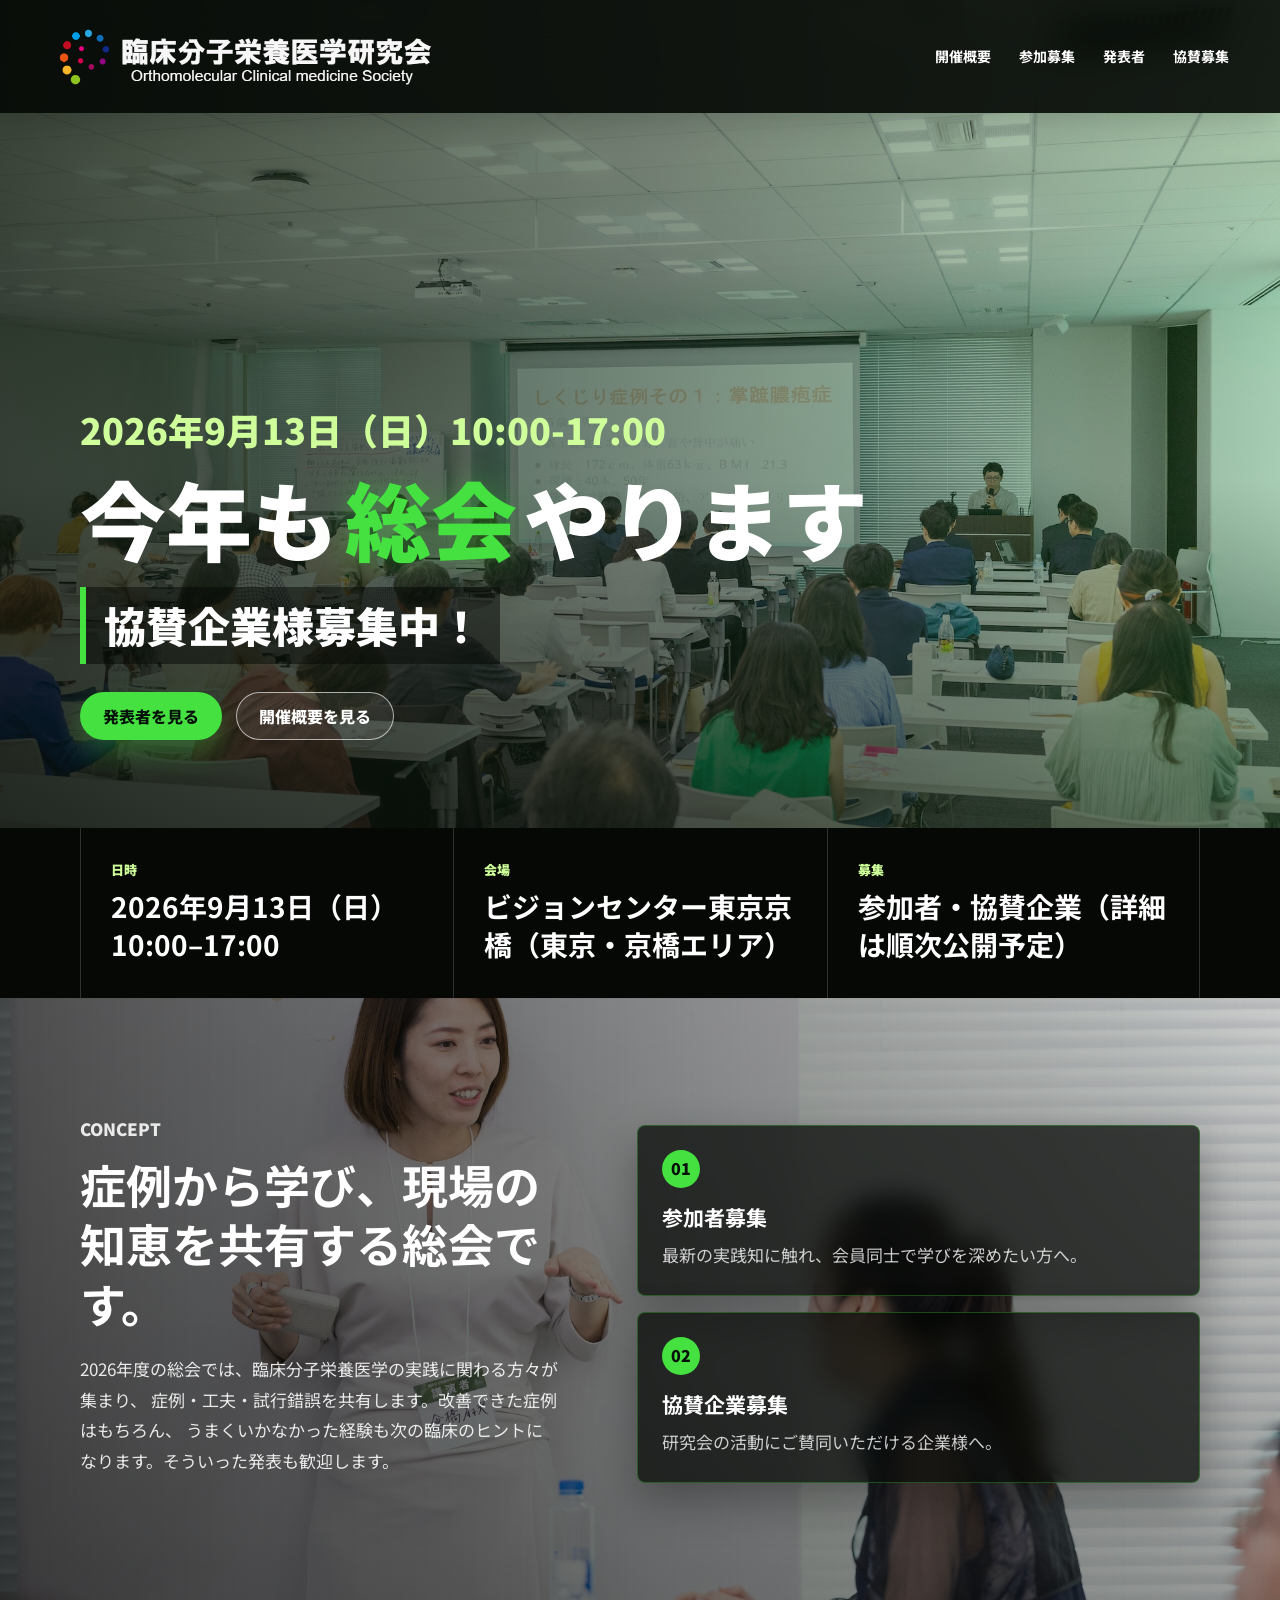
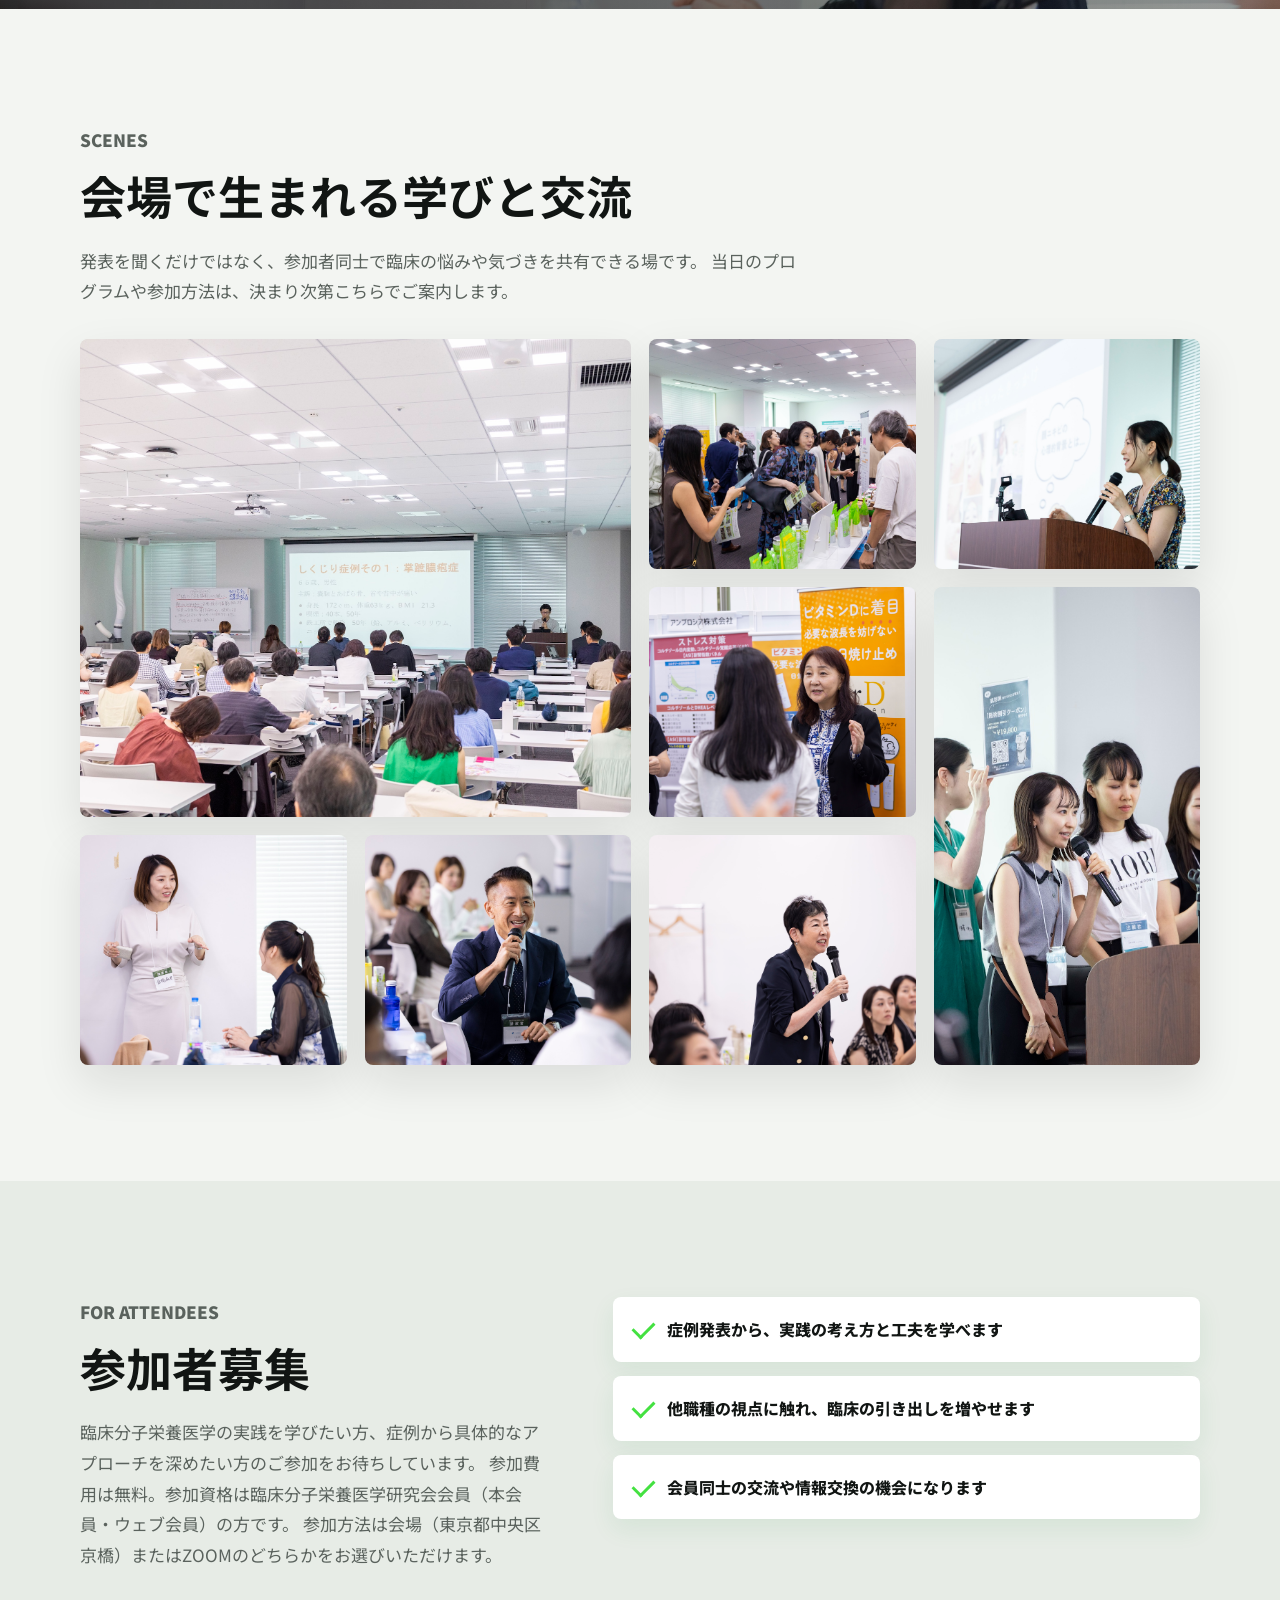
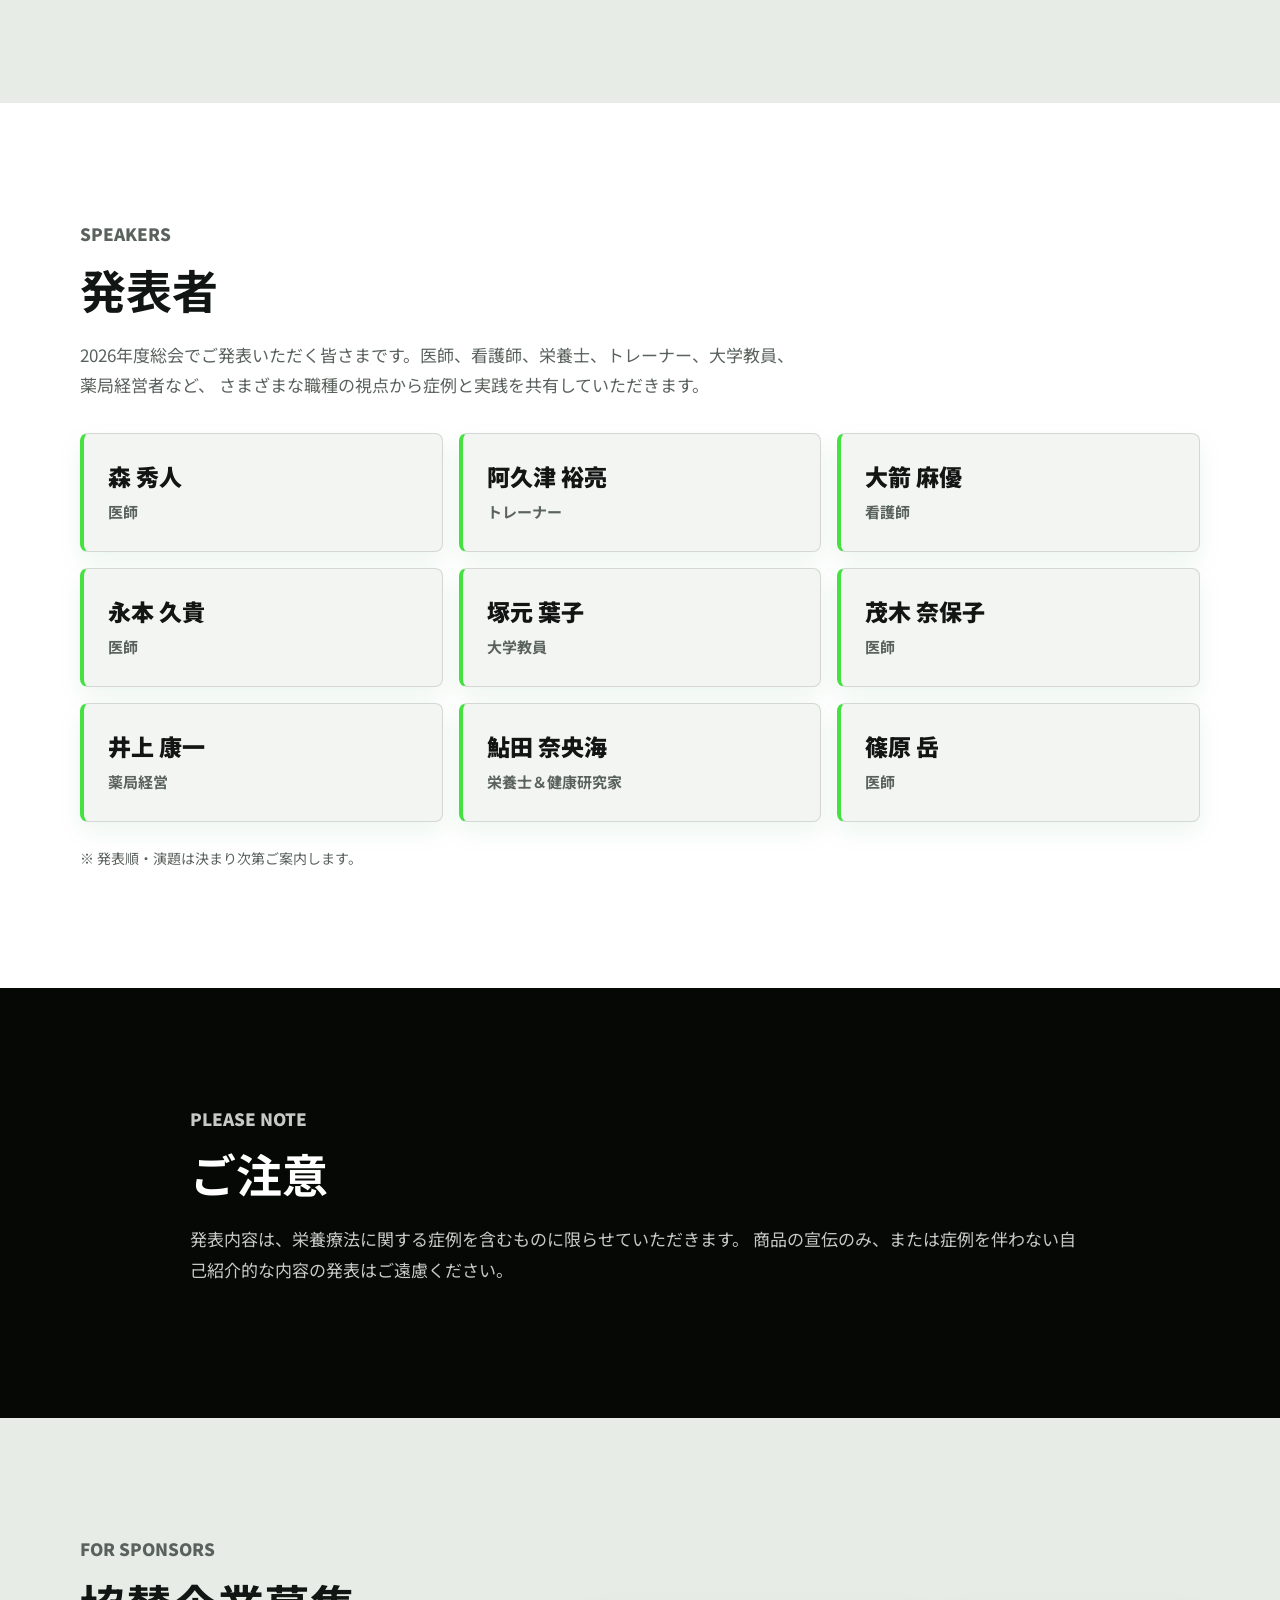
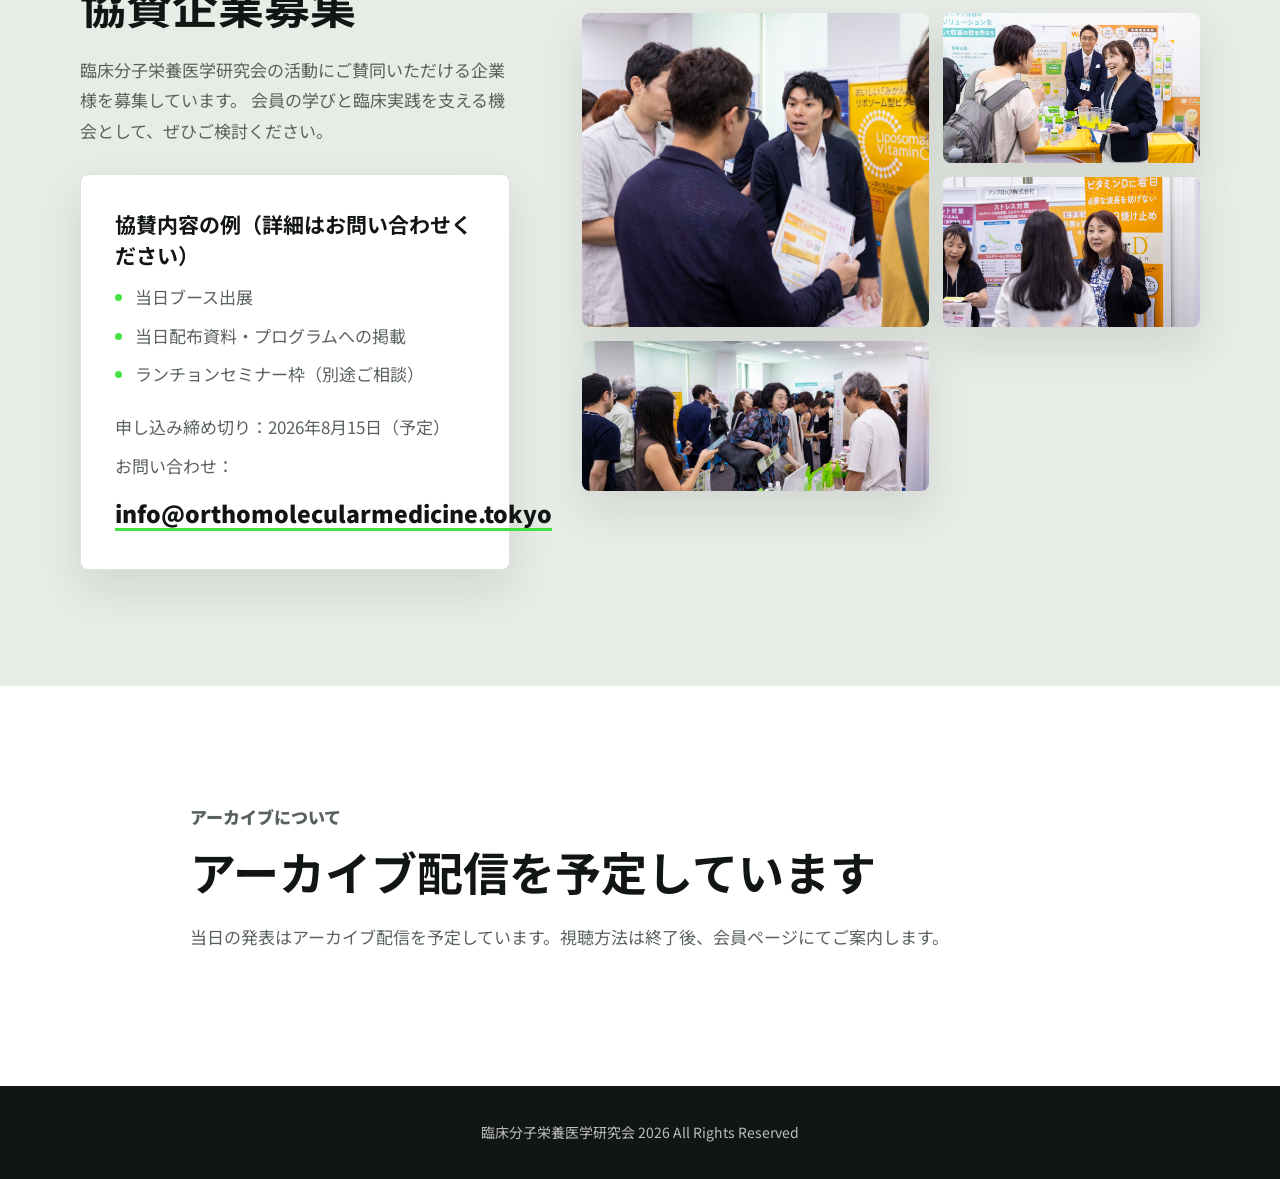
<file: index.html>
<!doctype html>
<html lang="ja">
  <head>
    <meta charset="utf-8">
    <meta name="viewport" content="width=device-width, initial-scale=1">
    <meta name="description" content="臨床分子栄養医学研究会 2026年度総会のお知らせ。2026年9月13日、ビジョンセンター東京京橋にて開催。参加者、協賛企業を募集しています。">
    <meta property="og:title" content="臨床分子栄養医学研究会 2026年度総会">
    <meta property="og:description" content="参加者、協賛企業を募集しています。2026年9月13日、ビジョンセンター東京京橋にて開催。">
    <meta property="og:type" content="website">
    <title>臨床分子栄養医学研究会 2026年度総会</title>
    <link rel="preconnect" href="https://fonts.googleapis.com">
    <link rel="preconnect" href="https://fonts.gstatic.com" crossorigin>
    <link href="https://fonts.googleapis.com/css2?family=Noto+Sans+JP:wght@400;500;700;900&family=Zen+Old+Mincho:wght@700&display=swap" rel="stylesheet">
    <link rel="stylesheet" href="styles.css">
  </head>
  <body>
    <header class="site-header" aria-label="ページ上部">
      <a class="brand" href="#top" aria-label="臨床分子栄養医学研究会">
        <img src="assets/logo-white.png" alt="臨床分子栄養医学研究会 Orthomolecular Clinical medicine Society">
      </a>
      <nav class="nav" aria-label="ページ内メニュー">
        <a href="#overview">開催概要</a>
        <a href="#join">参加募集</a>
        <a href="#speakers">発表者</a>
        <a href="#sponsor">協賛募集</a>
      </nav>
    </header>

    <main id="top">
      <section class="hero">
        <div class="hero-media" aria-hidden="true">
          <div class="slide slide-a"></div>
          <div class="slide slide-b"></div>
          <div class="slide slide-c"></div>
          <div class="slide slide-d"></div>
        </div>
        <div class="hero-overlay"></div>
        <div class="hero-inner">
          <p class="eyebrow hero-date">2026年9月13日（日）10:00-17:00</p>
          <h1>今年も<span class="hero-title-accent">総会</span>やります</h1>
          <p class="lead hero-callout">協賛企業様募集中！</p>
          <div class="hero-actions" aria-label="主要アクション">
            <a class="button primary" href="#speakers">発表者を見る</a>
            <a class="button secondary" href="#overview">開催概要を見る</a>
          </div>
        </div>
      </section>

      <section id="overview" class="details-band">
        <div class="section-inner details-grid">
          <div class="detail-item">
            <span class="label">日時</span>
            <strong>2026年9月13日（日）10:00–17:00</strong>
          </div>
          <div class="detail-item">
            <span class="label">会場</span>
            <strong>ビジョンセンター東京京橋（東京・京橋エリア）</strong>
          </div>
          <div class="detail-item">
            <span class="label">募集</span>
            <strong>参加者・協賛企業（詳細は順次公開予定）</strong>
          </div>
        </div>
      </section>

      <section class="section intro-section">
        <div class="section-inner split">
          <div>
            <p class="section-kicker">Concept</p>
            <h2>症例から学び、現場の知恵を共有する総会です。</h2>
            <p>
              2026年度の総会では、臨床分子栄養医学の実践に関わる方々が集まり、
              症例・工夫・試行錯誤を共有します。改善できた症例はもちろん、
              うまくいかなかった経験も次の臨床のヒントになります。そういった発表も歓迎します。
            </p>
          </div>
          <div class="purpose-grid" aria-label="総会で募集する内容">
            <article class="purpose-card">
              <span>01</span>
              <h3>参加者募集</h3>
              <p>最新の実践知に触れ、会員同士で学びを深めたい方へ。</p>
            </article>
            <article class="purpose-card">
              <span>02</span>
              <h3>協賛企業募集</h3>
              <p>研究会の活動にご賛同いただける企業様へ。</p>
            </article>
          </div>
        </div>
      </section>

      <section class="section photo-section">
        <div class="section-inner">
          <div class="section-heading">
            <p class="section-kicker">Scenes</p>
            <h2>会場で生まれる学びと交流</h2>
            <p>
              発表を聞くだけではなく、参加者同士で臨床の悩みや気づきを共有できる場です。
              当日のプログラムや参加方法は、決まり次第こちらでご案内します。
            </p>
          </div>
          <div class="photo-grid" aria-label="総会の開催風景">
            <figure class="photo-card photo-wide">
              <img src="assets/soukai-2025-0126.jpg" alt="総会で参加者が症例発表を聴講している会場風景">
            </figure>
            <figure class="photo-card">
              <img src="assets/soukai-2025-0381.jpg" alt="協賛企業ブースで参加者が説明を聞いている様子">
            </figure>
            <figure class="photo-card">
              <img src="assets/soukai-2025-0448.jpg" alt="登壇者がマイクを持って症例発表をしている様子">
            </figure>
            <figure class="photo-card">
              <img src="assets/soukai-2025-0402.jpg" alt="協賛企業ブースで参加者と企業担当者が交流している様子">
            </figure>
            <figure class="photo-card photo-tall">
              <img src="assets/soukai-2025-0755.jpg" alt="登壇者が協賛企業の紹介をしている様子">
            </figure>
            <figure class="photo-card">
              <img src="assets/soukai-2025-1251.jpg" alt="講演者が参加者と対話している様子">
            </figure>
            <figure class="photo-card">
              <img src="assets/soukai-2025-1359.jpg" alt="参加者がマイクを持って発言している様子">
            </figure>
            <figure class="photo-card">
              <img src="assets/soukai-2025-1542.jpg" alt="参加者が会場で質問している様子">
            </figure>
          </div>
        </div>
      </section>

      <section id="join" class="section audience-band">
        <div class="section-inner audience">
          <div>
            <p class="section-kicker">For Attendees</p>
            <h2>参加者募集</h2>
            <p>
              臨床分子栄養医学の実践を学びたい方、症例から具体的なアプローチを深めたい方のご参加をお待ちしています。
              参加費用は無料。参加資格は臨床分子栄養医学研究会会員（本会員・ウェブ会員）の方です。
              参加方法は会場（東京都中央区京橋）またはZOOMのどちらかをお選びいただけます。
            </p>
          </div>
          <ul class="check-list">
            <li>症例発表から、実践の考え方と工夫を学べます</li>
            <li>他職種の視点に触れ、臨床の引き出しを増やせます</li>
            <li>会員同士の交流や情報交換の機会になります</li>
          </ul>
        </div>
      </section>

      <section id="speakers" class="section speakers-section">
        <div class="section-inner">
          <div class="section-heading">
            <p class="section-kicker">Speakers</p>
            <h2>発表者</h2>
            <p>
              2026年度総会でご発表いただく皆さまです。医師、看護師、栄養士、トレーナー、大学教員、薬局経営者など、
              さまざまな職種の視点から症例と実践を共有していただきます。
            </p>
          </div>
          <ul class="speaker-list" aria-label="発表者一覧">
            <li class="speaker-card">
              <p class="speaker-name">森 秀人</p>
              <p class="speaker-role">医師</p>
            </li>
            <li class="speaker-card">
              <p class="speaker-name">阿久津 裕亮</p>
              <p class="speaker-role">トレーナー</p>
            </li>
            <li class="speaker-card">
              <p class="speaker-name">大箭 麻優</p>
              <p class="speaker-role">看護師</p>
            </li>
            <li class="speaker-card">
              <p class="speaker-name">永本 久貴</p>
              <p class="speaker-role">医師</p>
            </li>
            <li class="speaker-card">
              <p class="speaker-name">塚元 葉子</p>
              <p class="speaker-role">大学教員</p>
            </li>
            <li class="speaker-card">
              <p class="speaker-name">茂木 奈保子</p>
              <p class="speaker-role">医師</p>
            </li>
            <li class="speaker-card">
              <p class="speaker-name">井上 康一</p>
              <p class="speaker-role">薬局経営</p>
            </li>
            <li class="speaker-card">
              <p class="speaker-name">鮎田 奈央海</p>
              <p class="speaker-role">栄養士＆健康研究家</p>
            </li>
            <li class="speaker-card">
              <p class="speaker-name">篠原 岳</p>
              <p class="speaker-role">医師</p>
            </li>
          </ul>
          <p class="speakers-note">※ 発表順・演題は決まり次第ご案内します。</p>
        </div>
      </section>

      <section class="section caution-band">
        <div class="section-inner caution">
          <p class="section-kicker">Please Note</p>
          <h2>ご注意</h2>
          <p>
            発表内容は、栄養療法に関する症例を含むものに限らせていただきます。
            商品の宣伝のみ、または症例を伴わない自己紹介的な内容の発表はご遠慮ください。
          </p>
        </div>
      </section>

      <section id="sponsor" class="section sponsor-section">
        <div class="section-inner sponsor-layout">
          <div class="sponsor-copy">
            <p class="section-kicker">For Sponsors</p>
            <h2>協賛企業募集</h2>
            <p>
              臨床分子栄養医学研究会の活動にご賛同いただける企業様を募集しています。
              会員の学びと臨床実践を支える機会として、ぜひご検討ください。
            </p>
            <div class="sponsor-box">
              <h3>協賛内容の例（詳細はお問い合わせください）</h3>
              <ul class="sponsor-list">
                <li>当日ブース出展</li>
                <li>当日配布資料・プログラムへの掲載</li>
                <li>ランチョンセミナー枠（別途ご相談）</li>
              </ul>
              <p>申し込み締め切り：2026年8月15日（予定）</p>
              <p>お問い合わせ：</p>
              <a class="mail-link" href="mailto:info@orthomolecularmedicine.tokyo">info@orthomolecularmedicine.tokyo</a>
            </div>
          </div>
          <div class="sponsor-gallery" aria-label="協賛企業ブースの様子">
            <figure class="sponsor-photo sponsor-photo-wide">
              <img src="assets/sponsor-0412.jpg" alt="協賛企業ブースで参加者が説明を聞いている様子">
            </figure>
            <figure class="sponsor-photo">
              <img src="assets/sponsor-0389.jpg" alt="協賛企業ブースで試飲をしながら交流している様子">
            </figure>
            <figure class="sponsor-photo">
              <img src="assets/sponsor-0402.jpg" alt="協賛企業ブースで参加者と企業担当者が話している様子">
            </figure>
            <figure class="sponsor-photo">
              <img src="assets/sponsor-0381.jpg" alt="協賛企業ブースに多くの参加者が集まっている様子">
            </figure>
          </div>
        </div>
      </section>

      <section class="section archive-section">
        <div class="section-inner archive">
          <p class="section-kicker">アーカイブについて</p>
          <h2>アーカイブ配信を予定しています</h2>
          <p>
            当日の発表はアーカイブ配信を予定しています。視聴方法は終了後、会員ページにてご案内します。
          </p>
        </div>
      </section>
    </main>

    <footer class="footer">
      <p>臨床分子栄養医学研究会 2026 All Rights Reserved</p>
    </footer>

    <script src="script.js"></script>
  </body>
</html>
</file>
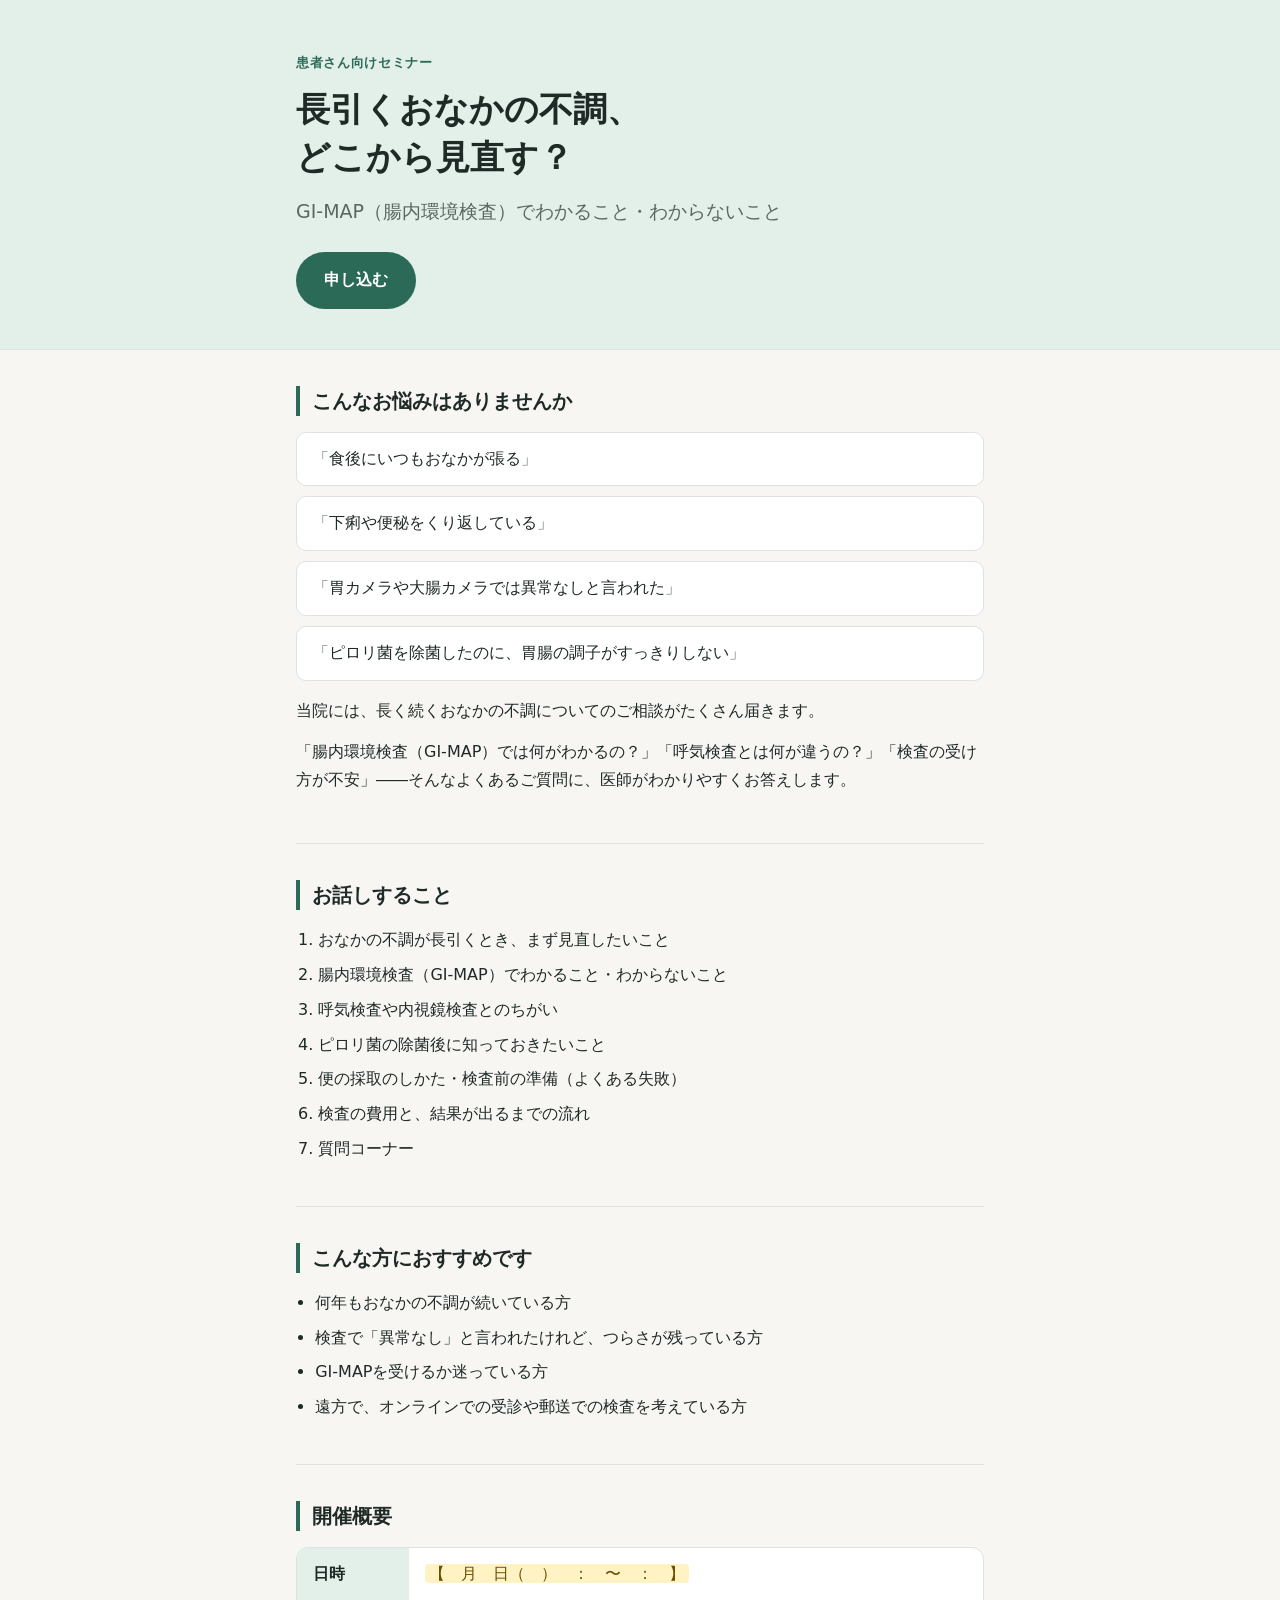
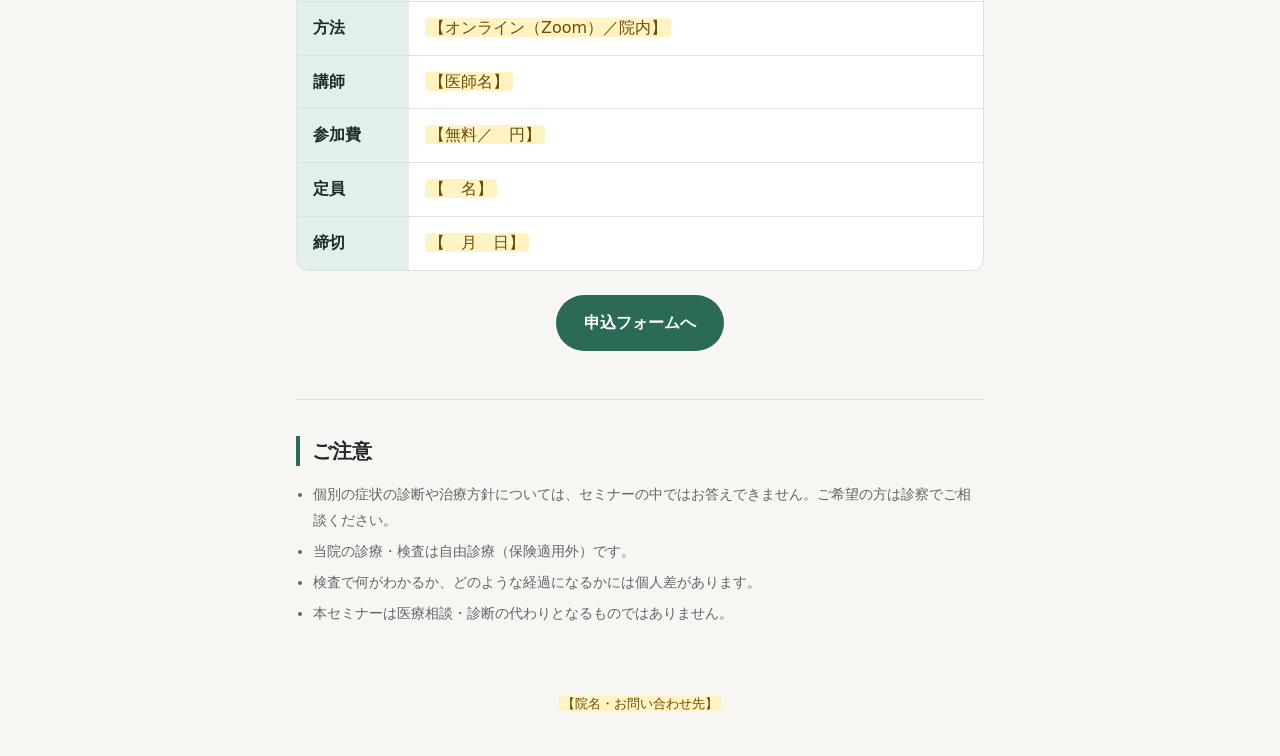
<file: seminar/gimap/index.html>
<!doctype html>
<html lang="ja">
<head>
<meta charset="utf-8">
<meta name="viewport" content="width=device-width,initial-scale=1,viewport-fit=cover">
<!-- 下書きの間は検索に出さない。日時などを埋めて医師の確認が済んだら、この行を消す -->
<meta name="robots" content="noindex,nofollow">
<title>おなかの不調セミナー</title>
<meta name="description" content="長引くおなかの不調、どこから見直す？ GI-MAP（腸内環境検査）でわかること・わからないことを医師がお話しする患者さん向けセミナーです。">
<style>
:root{
  --bg:#f7f6f2;--surface:#ffffff;--fg:#1f2a27;--muted:#5a6863;--line:#dde3df;
  --accent:#2c6a58;--accent-soft:#e3efe9;--on-accent:#ffffff;--todo:#fff3c4;--todo-fg:#6b4e00;
  color-scheme:light;
}
@media (prefers-color-scheme:dark){
  :root:not([data-theme="light"]){
    --bg:#111715;--surface:#18201d;--fg:#e4ece8;--muted:#9fb0aa;--line:#2b3632;
    --accent:#7cc4ad;--accent-soft:#1f2e29;--on-accent:#0f1513;--todo:#3a3112;--todo-fg:#f3d98a;
    color-scheme:dark;
  }
}
:root[data-theme="dark"]{
  --bg:#111715;--surface:#18201d;--fg:#e4ece8;--muted:#9fb0aa;--line:#2b3632;
  --accent:#7cc4ad;--accent-soft:#1f2e29;--on-accent:#0f1513;--todo:#3a3112;--todo-fg:#f3d98a;
  color-scheme:dark;
}
*{box-sizing:border-box}
body{margin:0;background:var(--bg);color:var(--fg);
  font-family:"Hiragino Sans","Hiragino Kaku Gothic ProN","Yu Gothic","Noto Sans JP",system-ui,sans-serif;
  line-height:1.8;font-size:16px;-webkit-text-size-adjust:100%}
.wrap{max-width:720px;margin:0 auto;padding:0 16px}
header.hero{background:var(--accent-soft);border-bottom:1px solid var(--line);padding:48px 0 40px}
.eyebrow{display:inline-block;font-size:13px;font-weight:700;color:var(--accent);letter-spacing:.05em;margin-bottom:12px}
h1{font-size:clamp(24px,6vw,34px);line-height:1.4;margin:0 0 12px;text-wrap:balance}
.sub{font-size:clamp(16px,4vw,19px);color:var(--muted);margin:0 0 24px;text-wrap:balance}
.cta{display:inline-block;background:var(--accent);color:var(--on-accent);text-decoration:none;font-weight:700;
  padding:14px 28px;border-radius:999px;font-size:16px}
.cta:focus-visible{outline:3px solid var(--fg);outline-offset:3px}
main section{padding:36px 0;border-bottom:1px solid var(--line)}
main section:last-child{border-bottom:0}
h2{font-size:20px;margin:0 0 16px;padding-left:12px;border-left:4px solid var(--accent);line-height:1.5}
p{margin:0 0 12px}
.worries{list-style:none;padding:0;margin:0 0 16px;display:grid;gap:10px}
.worries li{background:var(--surface);border:1px solid var(--line);border-radius:10px;padding:12px 16px}
.worries li::before{content:"「";color:var(--muted)}
.worries li::after{content:"」";color:var(--muted)}
ol.topics{margin:0;padding-left:1.4em}
ol.topics li{margin-bottom:6px}
ul.for{margin:0;padding-left:1.2em}
ul.for li{margin-bottom:6px}
dl.info{margin:0;background:var(--surface);border:1px solid var(--line);border-radius:12px;overflow:hidden}
dl.info div{display:grid;grid-template-columns:7em 1fr;border-bottom:1px solid var(--line)}
dl.info div:last-child{border-bottom:0}
dl.info dt{font-weight:700;padding:12px 16px;background:var(--accent-soft)}
dl.info dd{margin:0;padding:12px 16px;overflow-wrap:anywhere}
.todo{background:var(--todo);color:var(--todo-fg);border-radius:4px;padding:0 4px}
.center{text-align:center;margin-top:24px}
.notes{font-size:14px;color:var(--muted);padding-left:1.2em;margin:0}
.notes li{margin-bottom:6px}
footer{padding:24px 0 40px;font-size:13px;color:var(--muted);text-align:center}
@media (max-width:480px){dl.info div{grid-template-columns:1fr}dl.info dt{padding-bottom:4px}dl.info dd{padding-top:4px}}
</style>
</head>
<body>
<header class="hero">
  <div class="wrap">
    <span class="eyebrow">患者さん向けセミナー</span>
    <h1>長引くおなかの不調、<br>どこから見直す？</h1>
    <p class="sub">GI-MAP（腸内環境検査）でわかること・わからないこと</p>
    <a class="cta" href="#apply">申し込む</a>
  </div>
</header>

<main class="wrap">
  <section>
    <h2>こんなお悩みはありませんか</h2>
    <ul class="worries">
      <li>食後にいつもおなかが張る</li>
      <li>下痢や便秘をくり返している</li>
      <li>胃カメラや大腸カメラでは異常なしと言われた</li>
      <li>ピロリ菌を除菌したのに、胃腸の調子がすっきりしない</li>
    </ul>
    <p>当院には、長く続くおなかの不調についてのご相談がたくさん届きます。</p>
    <p>「腸内環境検査（GI-MAP）では何がわかるの？」「呼気検査とは何が違うの？」「検査の受け方が不安」――そんなよくあるご質問に、医師がわかりやすくお答えします。</p>
  </section>

  <section>
    <h2>お話しすること</h2>
    <ol class="topics">
      <li>おなかの不調が長引くとき、まず見直したいこと</li>
      <li>腸内環境検査（GI-MAP）でわかること・わからないこと</li>
      <li>呼気検査や内視鏡検査とのちがい</li>
      <li>ピロリ菌の除菌後に知っておきたいこと</li>
      <li>便の採取のしかた・検査前の準備（よくある失敗）</li>
      <li>検査の費用と、結果が出るまでの流れ</li>
      <li>質問コーナー</li>
    </ol>
  </section>

  <section>
    <h2>こんな方におすすめです</h2>
    <ul class="for">
      <li>何年もおなかの不調が続いている方</li>
      <li>検査で「異常なし」と言われたけれど、つらさが残っている方</li>
      <li>GI-MAPを受けるか迷っている方</li>
      <li>遠方で、オンラインでの受診や郵送での検査を考えている方</li>
    </ul>
  </section>

  <section id="apply">
    <h2>開催概要</h2>
    <dl class="info">
      <div><dt>日時</dt><dd><span class="todo">【　月　日（　）　：　〜　：　】</span></dd></div>
      <div><dt>方法</dt><dd><span class="todo">【オンライン（Zoom）／院内】</span></dd></div>
      <div><dt>講師</dt><dd><span class="todo">【医師名】</span></dd></div>
      <div><dt>参加費</dt><dd><span class="todo">【無料／　円】</span></dd></div>
      <div><dt>定員</dt><dd><span class="todo">【　名】</span></dd></div>
      <div><dt>締切</dt><dd><span class="todo">【　月　日】</span></dd></div>
    </dl>
    <p class="center">
      <!-- 申込フォームのURLを href に入れる -->
      <a class="cta" href="#" aria-disabled="true">申込フォームへ</a>
    </p>
  </section>

  <section>
    <h2>ご注意</h2>
    <ul class="notes">
      <li>個別の症状の診断や治療方針については、セミナーの中ではお答えできません。ご希望の方は診察でご相談ください。</li>
      <li>当院の診療・検査は自由診療（保険適用外）です。</li>
      <li>検査で何がわかるか、どのような経過になるかには個人差があります。</li>
      <li>本セミナーは医療相談・診断の代わりとなるものではありません。</li>
    </ul>
  </section>
</main>

<footer>
  <div class="wrap"><span class="todo">【院名・お問い合わせ先】</span></div>
</footer>
</body>
</html>
</file>
<file: styles.css>
:root {
  --base: #44e141;
  --ink: #111513;
  --muted: #5a625d;
  --paper: #f3f5f2;
  --mist: #e7ece6;
  --sage: #44e141;
  --deep: #050805;
  --gold: #44e141;
  --coral: #ff6b5b;
  --line: rgba(17, 21, 19, 0.13);
  --shadow: 0 18px 45px rgba(17, 21, 19, 0.1);
}

* {
  box-sizing: border-box;
}

html {
  scroll-behavior: smooth;
}

body {
  margin: 0;
  color: var(--ink);
  background: var(--paper);
  font-family: "Noto Sans JP", system-ui, sans-serif;
  line-height: 1.8;
}

a {
  color: inherit;
}

.site-header {
  position: fixed;
  z-index: 20;
  top: 0;
  left: 0;
  right: 0;
  display: flex;
  align-items: center;
  justify-content: space-between;
  gap: 24px;
  padding: 18px clamp(18px, 4vw, 56px);
  color: #fff;
  background: rgba(5, 8, 5, 0.9);
  box-shadow: 0 8px 30px rgba(0, 0, 0, 0.16);
  backdrop-filter: blur(16px);
  transition: background 0.25s ease, box-shadow 0.25s ease, color 0.25s ease;
}

.site-header.is-scrolled {
  color: #fff;
  background: rgba(5, 8, 5, 0.94);
  box-shadow: 0 8px 30px rgba(0, 0, 0, 0.18);
  backdrop-filter: blur(16px);
}

.brand {
  display: inline-flex;
  align-items: center;
  text-decoration: none;
}

.brand img {
  display: block;
  width: clamp(220px, 31vw, 430px);
  height: auto;
}

.nav {
  display: flex;
  gap: clamp(12px, 3vw, 28px);
  font-size: 14px;
  font-weight: 700;
}

.nav a {
  text-decoration: none;
}

.hero {
  position: relative;
  min-height: 92svh;
  display: grid;
  align-items: end;
  overflow: hidden;
  color: #fff;
}

.hero-media,
.hero-overlay {
  position: absolute;
  inset: 0;
}

.hero-media {
  background: #14351f;
}

.slide {
  position: absolute;
  inset: 0;
  opacity: 0;
  transform: scale(1.04);
  animation: fadeSlide 24s infinite;
  background-size: cover;
  background-position: center;
}

.slide-a {
  opacity: 1;
  background-image:
    linear-gradient(120deg, rgba(68, 225, 65, 0.22), rgba(20, 53, 31, 0.18)),
    url("assets/soukai-2025-0126.jpg");
}

.slide-b {
  animation-delay: 6s;
  background-image:
    linear-gradient(120deg, rgba(31, 143, 69, 0.3), rgba(16, 32, 20, 0.18)),
    url("assets/soukai-2025-0381.jpg");
}

.slide-c {
  animation-delay: 12s;
  background-image:
    linear-gradient(120deg, rgba(68, 225, 65, 0.2), rgba(20, 53, 31, 0.22)),
    url("assets/soukai-2025-0448.jpg");
}

.slide-d {
  animation-delay: 18s;
  background-image:
    linear-gradient(120deg, rgba(31, 143, 69, 0.24), rgba(16, 32, 20, 0.2)),
    url("assets/soukai-2025-1359.jpg");
}

.hero-overlay {
  background:
    linear-gradient(90deg, rgba(5, 8, 5, 0.72), rgba(12, 19, 13, 0.42) 52%, rgba(68, 225, 65, 0.12)),
    linear-gradient(0deg, rgba(5, 8, 5, 0.5), transparent 42%);
}

.hero-inner {
  position: relative;
  z-index: 2;
  width: min(1120px, calc(100% - 36px));
  margin: 0 auto;
  padding: 140px 0 88px;
}

.eyebrow,
.section-kicker,
.label {
  font-size: 13px;
  font-weight: 900;
  text-transform: uppercase;
}

.eyebrow {
  color: #cfff9a;
}

.hero-date {
  max-width: 920px;
  margin-bottom: 18px;
  font-size: clamp(20px, 3.2vw, 36px);
  line-height: 1.35;
  letter-spacing: 0;
}

h1,
h2,
h3,
p {
  margin-top: 0;
}

h1 {
  max-width: 820px;
  margin-bottom: 22px;
  font-family: "Noto Sans JP", system-ui, sans-serif;
  font-weight: 900;
  font-size: clamp(42px, 7vw, 86px);
  line-height: 1.08;
}

.hero-title-accent {
  display: inline-block;
  margin: 0 0.08em;
  color: var(--base);
  text-shadow: 0 0 28px rgba(68, 225, 65, 0.35);
}

h2 {
  margin-bottom: 20px;
  font-size: clamp(28px, 4vw, 46px);
  line-height: 1.3;
}

h3 {
  margin-bottom: 12px;
  font-size: 21px;
  line-height: 1.45;
}

.lead {
  max-width: 720px;
  font-size: clamp(17px, 2.3vw, 22px);
  font-weight: 500;
}

.hero-callout {
  display: inline-block;
  max-width: 900px;
  margin-bottom: 28px;
  padding: 10px 18px;
  border-left: 6px solid var(--base);
  color: #fff;
  background: rgba(5, 8, 5, 0.5);
  font-size: clamp(24px, 4vw, 42px);
  font-weight: 900;
  line-height: 1.35;
}

.hero-actions,
.entry {
  display: flex;
  align-items: center;
  gap: 14px;
  flex-wrap: wrap;
}

.button {
  display: inline-flex;
  align-items: center;
  justify-content: center;
  min-height: 48px;
  padding: 12px 22px;
  border: 1px solid transparent;
  border-radius: 999px;
  font-weight: 800;
  text-decoration: none;
  line-height: 1.4;
  transition: transform 0.2s ease, box-shadow 0.2s ease, background 0.2s ease;
}

.button:hover {
  transform: translateY(-2px);
}

.button.primary {
  color: #051008;
  background: var(--base);
  box-shadow: 0 14px 28px rgba(68, 225, 65, 0.28);
}

.button.secondary {
  color: #fff;
  border-color: rgba(255, 255, 255, 0.62);
  background: rgba(255, 255, 255, 0.08);
}

.button.secondary.dark {
  color: var(--ink);
  border-color: rgba(68, 225, 65, 0.52);
  background: rgba(68, 225, 65, 0.16);
}

.button.large {
  min-width: 240px;
  min-height: 58px;
  font-size: 17px;
}

.section {
  padding: clamp(72px, 10vw, 116px) 0;
}

.section-inner {
  width: min(1120px, calc(100% - 36px));
  margin: 0 auto;
}

.details-band {
  background: #050805;
  color: #fff;
}

.details-grid {
  display: grid;
  grid-template-columns: repeat(3, 1fr);
}

.detail-item {
  min-height: 150px;
  padding: 30px;
  border-left: 1px solid rgba(255, 255, 255, 0.17);
}

.detail-item:last-child {
  border-right: 1px solid rgba(255, 255, 255, 0.17);
}

.detail-item strong,
.detail-item span {
  display: block;
}

.detail-item strong {
  margin: 7px 0 4px;
  font-size: clamp(20px, 2.5vw, 28px);
  line-height: 1.35;
}

.label {
  color: #cfff9a;
}

.split {
  display: grid;
  grid-template-columns: minmax(0, 0.92fr) minmax(320px, 1.08fr);
  gap: clamp(34px, 7vw, 78px);
  align-items: center;
}

.section-kicker {
  margin-bottom: 10px;
  color: var(--gold);
}

.split p,
.caution p,
.entry p,
.audience p,
.sponsor-box p,
.archive p {
  color: var(--muted);
  font-size: 17px;
}

.intro-section {
  position: relative;
  overflow: hidden;
  color: #fff;
  background:
    linear-gradient(90deg, rgba(5, 8, 5, 0.66), rgba(12, 19, 13, 0.46) 48%, rgba(12, 19, 13, 0.18)),
    linear-gradient(0deg, rgba(5, 8, 5, 0.28), rgba(5, 8, 5, 0.04)),
    url("assets/soukai-2025-1251.jpg");
  background-size: cover;
  background-position: center;
}

.intro-section .section-kicker {
  color: #cfff9a;
}

.intro-section .split p {
  color: rgba(255, 255, 255, 0.88);
}

.purpose-grid {
  display: grid;
  gap: 16px;
}

.purpose-card {
  padding: 24px;
  border: 1px solid rgba(68, 225, 65, 0.3);
  border-radius: 8px;
  background: rgba(5, 8, 5, 0.72);
  box-shadow: 0 18px 45px rgba(0, 0, 0, 0.32);
  backdrop-filter: blur(12px);
}

.purpose-card span {
  display: inline-grid;
  place-items: center;
  width: 38px;
  height: 38px;
  margin-bottom: 14px;
  border-radius: 50%;
  color: #051008;
  background: var(--base);
  font-weight: 900;
}

.purpose-card h3 {
  margin-bottom: 8px;
  color: #fff;
}

.purpose-card p {
  margin-bottom: 0;
  color: rgba(255, 255, 255, 0.78);
}

.intro-section .purpose-card p {
  color: rgba(255, 255, 255, 0.78);
}

.flow {
  display: grid;
  gap: 14px;
}

.flow-step {
  display: grid;
  grid-template-columns: 54px 120px 1fr;
  gap: 16px;
  align-items: center;
  padding: 22px;
  border: 1px solid var(--line);
  border-radius: 8px;
  background: #fff;
  box-shadow: var(--shadow);
}

.flow-step span {
  width: 42px;
  height: 42px;
  display: grid;
  place-items: center;
  border-radius: 50%;
  color: #051008;
  background: var(--base);
  font-weight: 900;
}

.flow-step strong {
  font-size: 18px;
}

.flow-step p {
  margin: 0;
  color: var(--muted);
}


.speakers-section {
  background: #fff;
}

.speaker-list {
  display: grid;
  grid-template-columns: repeat(3, minmax(0, 1fr));
  gap: 16px;
  margin: 0;
  padding: 0;
  list-style: none;
}

.speaker-card {
  padding: 26px 24px;
  border: 1px solid var(--line);
  border-left: 4px solid var(--base);
  border-radius: 8px;
  background: var(--paper);
  box-shadow: 0 10px 25px rgba(31, 143, 69, 0.08);
}

.speaker-name {
  margin-bottom: 6px;
  font-size: clamp(19px, 2.2vw, 23px);
  font-weight: 900;
  line-height: 1.4;
}

.speaker-role {
  margin: 0;
  color: var(--muted);
  font-size: 15px;
  font-weight: 700;
}

.speakers-note {
  margin: 24px 0 0;
  color: var(--muted);
  font-size: 14px;
}

.audience-band {
  background: var(--mist);
}

.photo-section {
  background: var(--paper);
}

.section-heading p {
  max-width: 720px;
  color: var(--muted);
  font-size: 17px;
}

.photo-grid {
  display: grid;
  grid-template-columns: repeat(4, minmax(0, 1fr));
  grid-auto-rows: minmax(170px, 230px);
  gap: 18px;
}

.photo-card {
  margin: 0;
  border-radius: 8px;
  overflow: hidden;
  background: var(--mist);
  box-shadow: var(--shadow);
}

.photo-card img {
  display: block;
  width: 100%;
  height: 100%;
  object-fit: cover;
}

.photo-wide {
  grid-row: span 2;
  grid-column: span 2;
}

.photo-tall {
  grid-row: span 2;
}

.audience {
  display: grid;
  grid-template-columns: 0.8fr 1fr;
  gap: 36px 64px;
  align-items: start;
}

.check-list {
  display: grid;
  gap: 14px;
  margin: 0;
  padding: 0;
  list-style: none;
}

.check-list li {
  position: relative;
  padding: 18px 20px 18px 54px;
  border-radius: 8px;
  color: var(--ink);
  background: #fff;
  font-weight: 800;
  box-shadow: 0 10px 25px rgba(31, 143, 69, 0.09);
}

.check-list li::before {
  content: "";
  position: absolute;
  left: 20px;
  top: 24px;
  width: 18px;
  height: 10px;
  border-left: 3px solid var(--base);
  border-bottom: 3px solid var(--base);
  transform: rotate(-45deg);
}

.note {
  grid-column: 2;
  margin: -16px 0 0;
  color: var(--muted);
  font-size: 14px;
}

.section-heading {
  max-width: 760px;
  margin-bottom: 32px;
}

.caution-band {
  background: #050805;
  color: #fff;
}

.caution {
  max-width: 900px;
}

.caution p {
  color: rgba(255, 255, 255, 0.78);
}

.entry {
  justify-content: space-between;
  gap: 36px;
}

.entry > div {
  max-width: 720px;
}

.sponsor-section {
  background: var(--mist);
}

.sponsor-layout {
  display: grid;
  grid-template-columns: minmax(0, 0.82fr) minmax(420px, 1.18fr);
  gap: clamp(34px, 6vw, 72px);
  align-items: center;
}

.sponsor-copy > p {
  color: var(--muted);
  font-size: 17px;
}

.sponsor-box {
  margin-top: 28px;
  padding: clamp(22px, 4vw, 34px);
  border: 1px solid var(--line);
  border-radius: 8px;
  background: #fff;
  box-shadow: var(--shadow);
}

.sponsor-list {
  display: grid;
  gap: 8px;
  margin: 0 0 22px;
  padding-left: 1.2em;
  color: var(--muted);
  font-size: 17px;
}

.sponsor-list li::marker {
  color: var(--base);
}

.sponsor-box p {
  margin-bottom: 8px;
}

.mail-link {
  display: inline-block;
  margin-top: 4px;
  color: var(--ink);
  font-size: clamp(18px, 2vw, 23px);
  font-weight: 900;
  text-decoration-color: var(--base);
  text-decoration-thickness: 3px;
  text-underline-offset: 5px;
}

.archive-section {
  background: #fff;
}

.archive {
  max-width: 900px;
}

.sponsor-gallery {
  display: grid;
  grid-template-columns: 1.15fr 0.85fr;
  grid-auto-rows: 150px;
  gap: 14px;
}

.sponsor-photo {
  margin: 0;
  overflow: hidden;
  border-radius: 8px;
  background: var(--paper);
  box-shadow: var(--shadow);
}

.sponsor-photo-wide {
  grid-row: span 2;
}

.sponsor-photo img {
  display: block;
  width: 100%;
  height: 100%;
  object-fit: cover;
}

.footer {
  display: flex;
  justify-content: center;
  gap: 20px;
  padding: 34px clamp(18px, 4vw, 56px);
  color: rgba(255, 255, 255, 0.72);
  background: var(--ink);
  font-size: 14px;
  text-align: center;
}

.footer p {
  margin: 0;
}

.footer a {
  text-decoration: none;
}

@keyframes fadeSlide {
  0% {
    opacity: 0;
    transform: scale(1.04);
  }

  8%,
  33% {
    opacity: 1;
  }

  45%,
  100% {
    opacity: 0;
    transform: scale(1.1);
  }
}

@media (max-width: 1040px) {
  .speaker-list {
    grid-template-columns: repeat(2, minmax(0, 1fr));
  }
}

@media (max-width: 840px) {
  .site-header {
    align-items: flex-start;
    padding: 14px 18px;
  }

  .brand img {
    width: min(58vw, 300px);
  }

  .nav {
    display: none;
  }

  .hero {
    min-height: 88svh;
  }

  .hero-inner {
    padding-bottom: 58px;
  }

  .details-grid,
  .split,
  .sponsor-layout,
  .audience,
  .photo-grid {
    grid-template-columns: 1fr;
  }

  .speaker-list {
    grid-template-columns: 1fr;
  }

  .photo-grid {
    grid-template-rows: none;
  }

  .photo-card {
    aspect-ratio: 4 / 3;
  }

  .photo-wide {
    grid-row: auto;
    grid-column: auto;
  }

  .photo-tall {
    grid-row: auto;
  }

  .detail-item {
    min-height: auto;
    border-left: 0;
    border-top: 1px solid rgba(255, 255, 255, 0.17);
    padding: 24px 0;
  }

  .detail-item:last-child {
    border-right: 0;
  }

  .flow-step {
    grid-template-columns: 46px 1fr;
    gap: 12px;
  }

  .flow-step p {
    grid-column: 2;
  }

  .sponsor-gallery {
    grid-template-columns: 1fr;
    grid-auto-rows: auto;
  }

  .sponsor-photo,
  .sponsor-photo-wide {
    grid-row: auto;
    aspect-ratio: 16 / 9;
  }

  .note {
    grid-column: auto;
    margin-top: -12px;
  }

  .entry {
    align-items: flex-start;
  }
}

@media (max-width: 520px) {
  .hero-actions,
  .button,
  .entry .button {
    width: 100%;
  }

  .hero-overlay {
    background:
      linear-gradient(90deg, rgba(5, 8, 5, 0.76), rgba(12, 19, 13, 0.5)),
      linear-gradient(0deg, rgba(5, 8, 5, 0.58), transparent 46%);
  }
}
</file>
